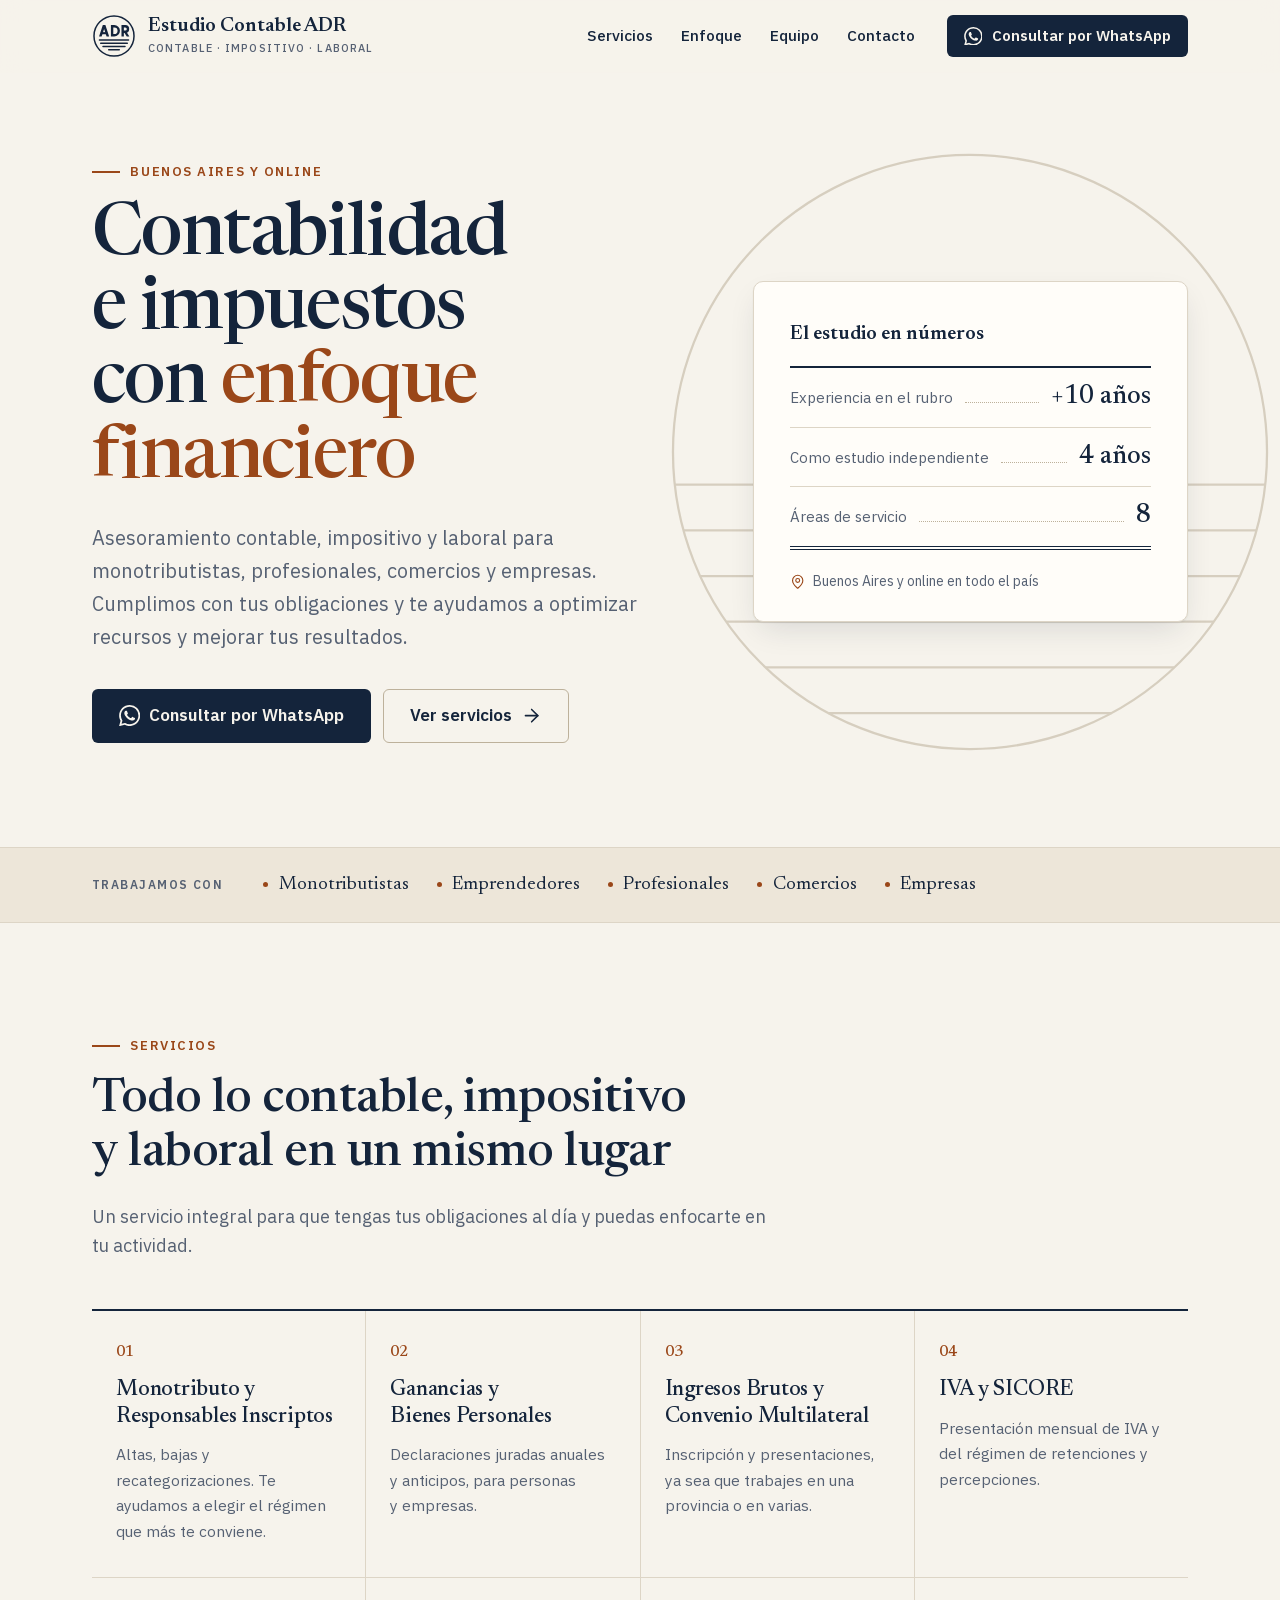
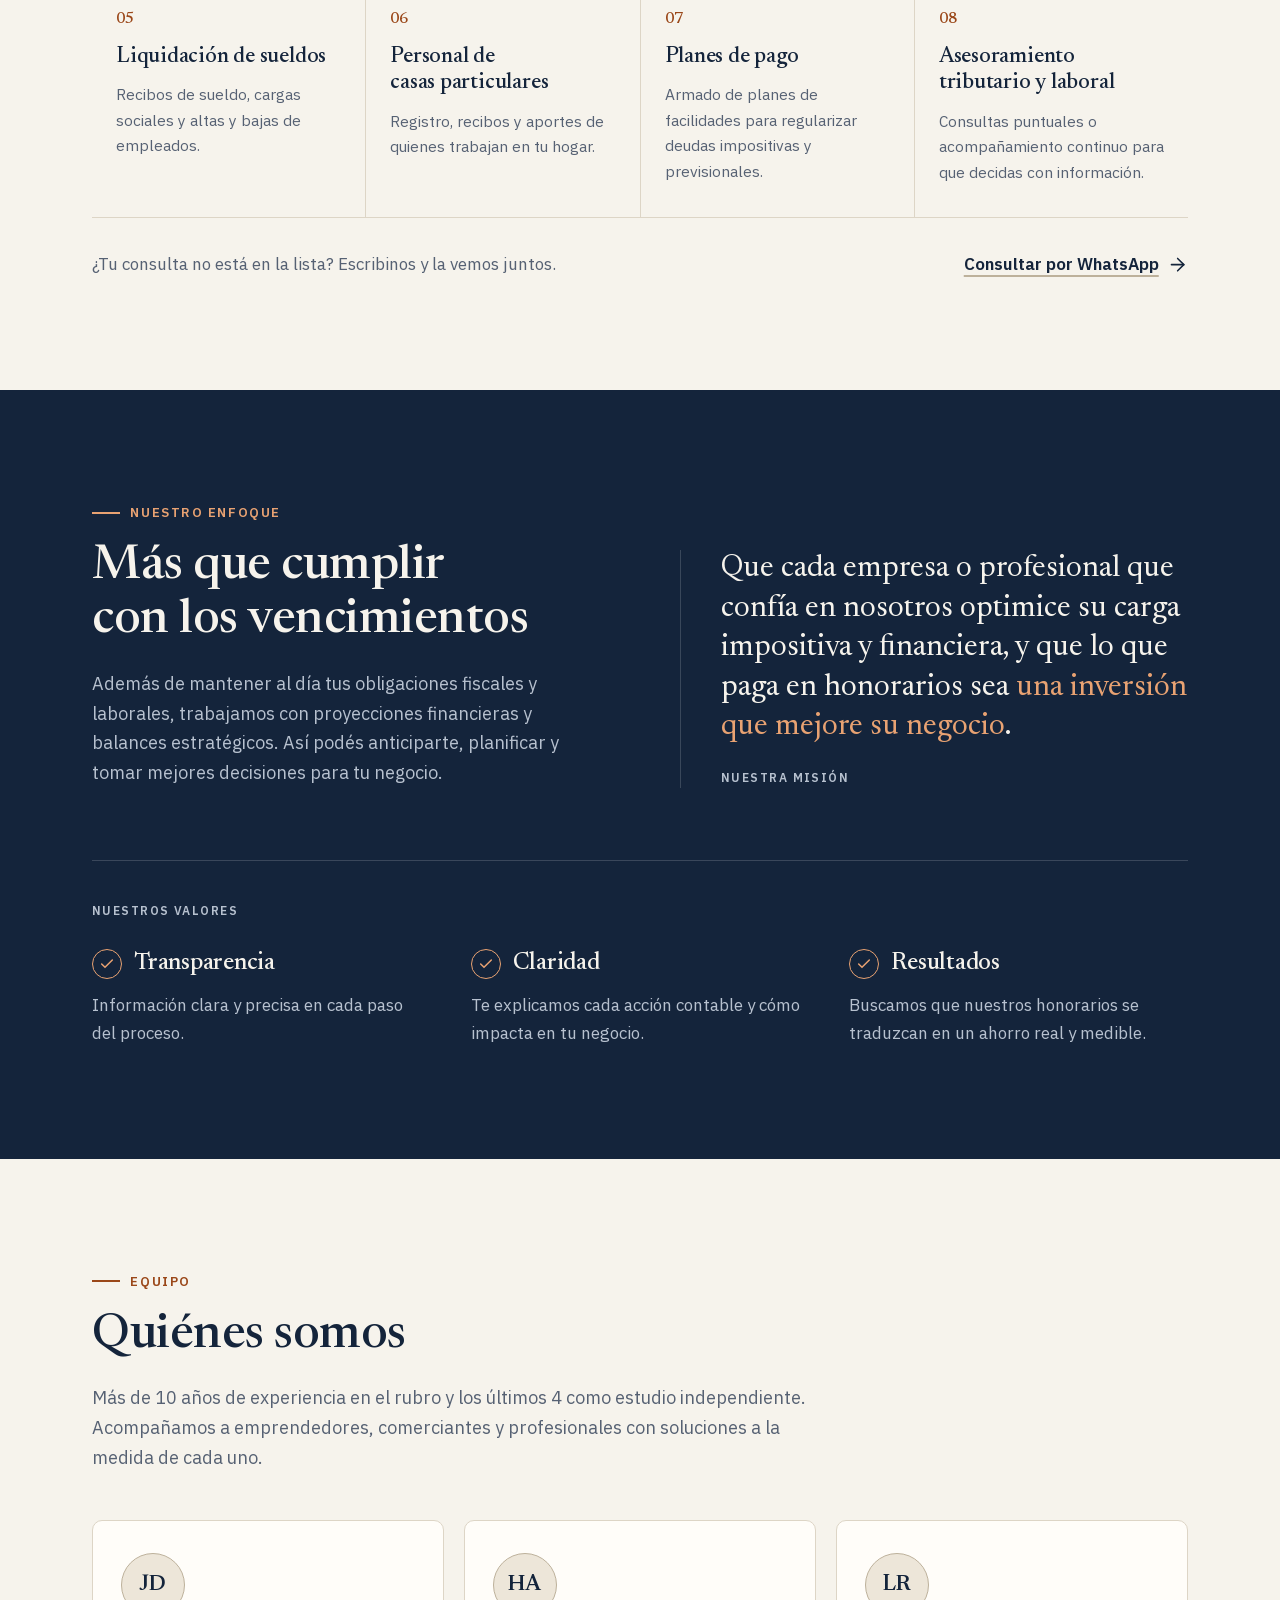
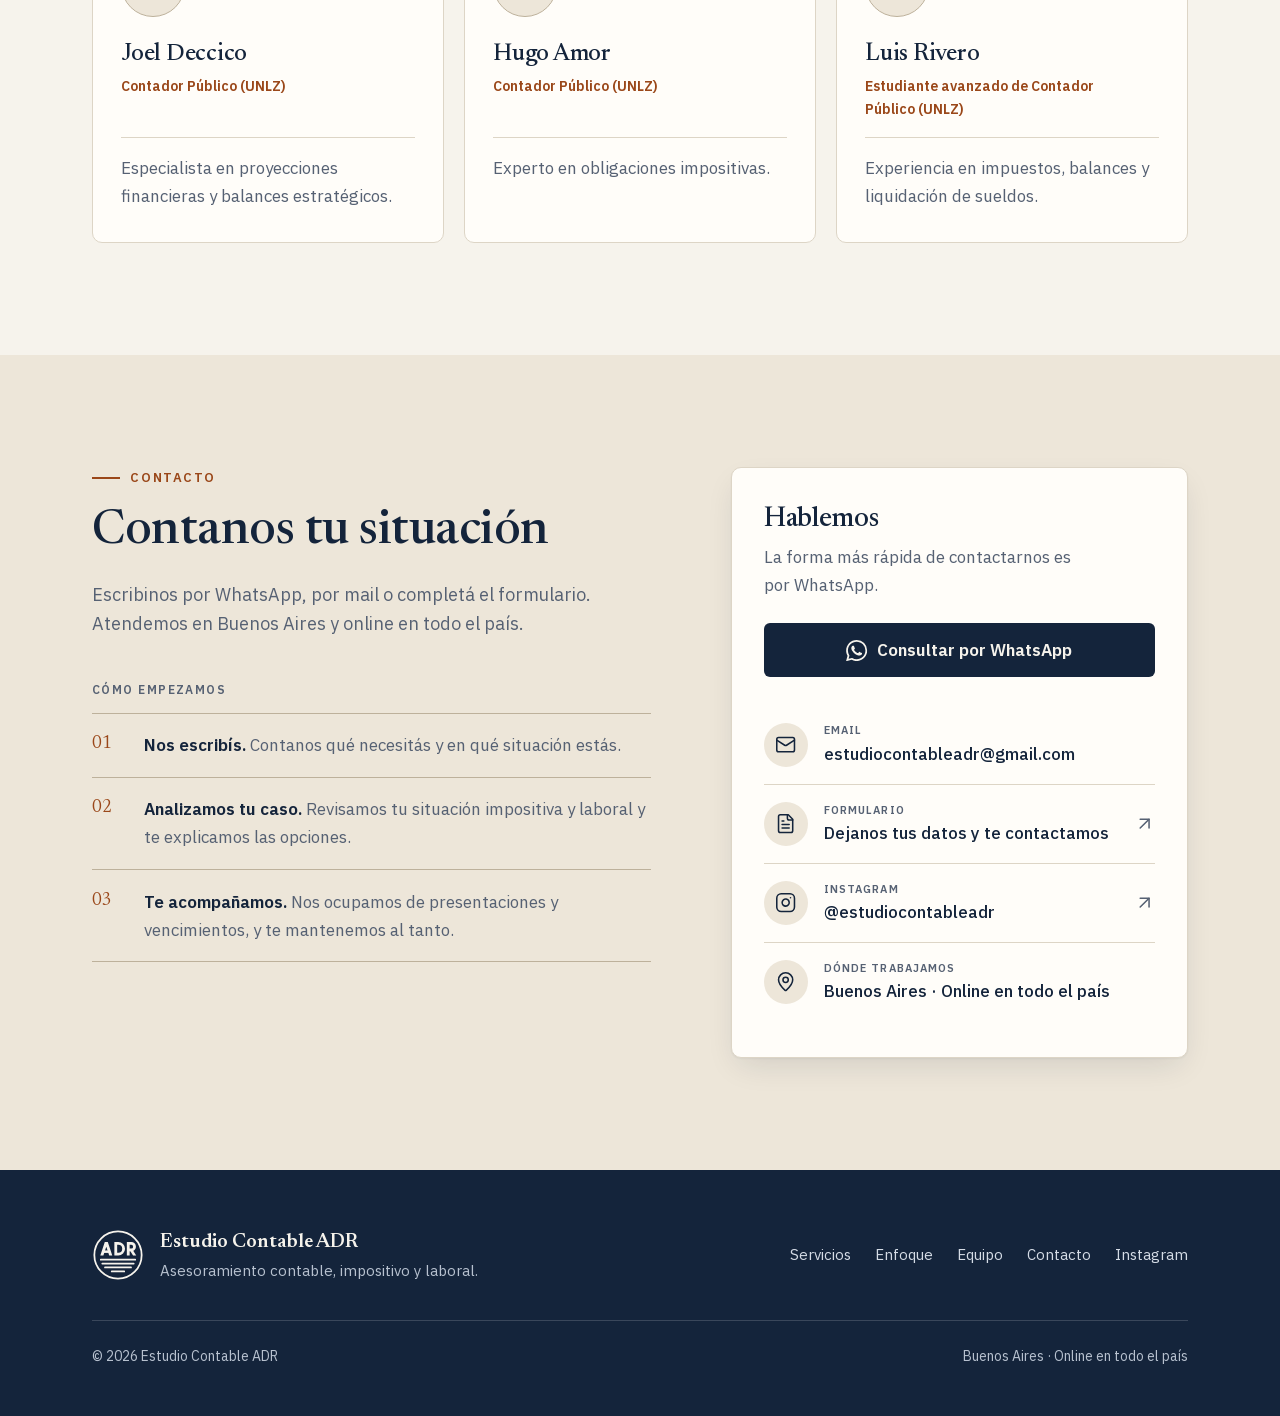
<file: index.html>
<!doctype html>
<html lang="es-AR" class="no-js">
<head>
  <meta charset="utf-8">
  <meta name="viewport" content="width=device-width, initial-scale=1">
  <script>document.documentElement.className = "js";</script>

  <title>Estudio Contable ADR | Contadores en Buenos Aires y online</title>
  <meta name="description" content="Asesoramiento contable, impositivo y laboral para monotributistas, profesionales, comercios y empresas. Buenos Aires y online en todo el país.">
  <link rel="canonical" href="https://estudiocontableadr.com.ar/">
  <meta name="theme-color" content="#14243b">

  <link rel="icon" href="assets/img/favicon.svg" type="image/svg+xml">
  <link rel="icon" href="assets/img/favicon-32.png" sizes="32x32" type="image/png">
  <link rel="apple-touch-icon" href="assets/img/apple-touch-icon.png">

  <link rel="preload" href="assets/fonts/newsreader.woff2" as="font" type="font/woff2" crossorigin>
  <link rel="preload" href="assets/fonts/plex-sans.woff2" as="font" type="font/woff2" crossorigin>
  <link rel="stylesheet" href="assets/css/styles.css">

  <!-- Vista previa al compartir el enlace (WhatsApp, redes, etc.) -->
  <meta property="og:type" content="website">
  <meta property="og:locale" content="es_AR">
  <meta property="og:site_name" content="Estudio Contable ADR">
  <meta property="og:title" content="Estudio Contable ADR">
  <meta property="og:description" content="Asesoramiento contable, impositivo y laboral con enfoque financiero. Buenos Aires y online en todo el país.">
  <meta property="og:url" content="https://estudiocontableadr.com.ar/">
  <meta property="og:image" content="https://estudiocontableadr.com.ar/assets/img/og-image.png">
  <meta property="og:image:width" content="1200">
  <meta property="og:image:height" content="630">
  <meta property="og:image:alt" content="Logo de Estudio Contable ADR y lista de servicios">
  <meta name="twitter:card" content="summary_large_image">

  <script type="application/ld+json">
  {
    "@context": "https://schema.org",
    "@type": "AccountingService",
    "@id": "https://estudiocontableadr.com.ar/#estudio",
    "name": "Estudio Contable ADR",
    "description": "Asesoramiento contable, impositivo y laboral para monotributistas, profesionales, comercios y empresas.",
    "slogan": "Optimizamos recursos y mejoramos resultados con enfoque financiero.",
    "url": "https://estudiocontableadr.com.ar/",
    "logo": "https://estudiocontableadr.com.ar/assets/img/logo-512.png",
    "image": "https://estudiocontableadr.com.ar/assets/img/og-image.png",
    "email": "estudiocontableadr@gmail.com",
    "areaServed": [
      { "@type": "AdministrativeArea", "name": "Zona sur del Gran Buenos Aires" },
      { "@type": "Country", "name": "Argentina" }
    ],
    "knowsLanguage": "es-AR",
    "knowsAbout": [
      "Monotributo", "Responsables Inscriptos", "Impuesto a las Ganancias", "Bienes Personales",
      "Ingresos Brutos", "Convenio Multilateral", "IVA", "SICORE", "Liquidación de sueldos",
      "Personal de casas particulares", "Planes de pago", "Proyecciones financieras"
    ],
    "sameAs": ["https://www.instagram.com/estudiocontableadr/"],
    "contactPoint": {
      "@type": "ContactPoint",
      "contactType": "customer service",
      "email": "estudiocontableadr@gmail.com",
      "url": "https://wa.me/message/QQUGEJXV7G3GL1",
      "availableLanguage": "es"
    }
  }
  </script>
</head>
<body>
  <!-- Íconos y logo: se reutilizan más abajo con <use> -->
  <svg xmlns="http://www.w3.org/2000/svg" style="display:none">
    <symbol id="logo" viewBox="0 0 100 100">
      <circle cx="50" cy="50" r="45.5" fill="none" stroke="currentColor" stroke-width="3.4"/>
      <g fill="currentColor">
        <path d="M16 51 24.6 25h5.8L39 51h-5.86L27.5 33.95 21.86 51Z"/>
        <path d="M21 41.2h13V46H21Z"/>
        <path fill-rule="evenodd" d="M43 25h7.5a13 13 0 0 1 0 26H43Zm5.4 5.4v15.2h2.1a7.6 7.6 0 0 0 0-15.2Z"/>
        <path fill-rule="evenodd" d="M67 25h8.5a9 9 0 0 1 0 18H72.4V51H67Zm5.4 5.4v7.2h3.1a3.6 3.6 0 0 0 0-7.2Z"/>
        <path d="M72.6 41h6l6.4 10h-6Z"/>
      </g>
      <path d="M16.9 59h66.2M19.8 66.5h60.4M25 74h50M38 81.5h24" fill="none" stroke="currentColor" stroke-width="3.4" stroke-linecap="round"/>
    </symbol>
    <symbol id="horizon" viewBox="0 0 100 100">
      <g fill="none" stroke="currentColor" stroke-width=".35">
        <circle cx="50" cy="50" r="45.5"/>
        <path d="M4.8 55h90.4M6.1 62h87.8M8.7 69h82.6M12.7 76h74.6M18.7 83h62.6M28.3 90h43.4"/>
      </g>
    </symbol>
    <symbol id="i-whatsapp" viewBox="0 0 24 24">
      <path fill="currentColor" d="M17.472 14.382c-.297-.149-1.758-.867-2.03-.967-.273-.099-.471-.148-.67.15-.197.297-.767.966-.94 1.164-.173.199-.347.223-.644.075-.297-.15-1.255-.463-2.39-1.475-.883-.788-1.48-1.761-1.653-2.059-.173-.297-.018-.458.13-.606.134-.133.298-.347.446-.52.149-.174.198-.298.298-.497.099-.198.05-.371-.025-.52-.075-.149-.669-1.612-.916-2.207-.242-.579-.487-.5-.669-.51-.173-.008-.371-.01-.57-.01-.198 0-.52.074-.792.372-.272.297-1.04 1.016-1.04 2.479 0 1.462 1.065 2.875 1.213 3.074.149.198 2.096 3.2 5.077 4.487.709.306 1.262.489 1.694.625.712.227 1.36.195 1.871.118.571-.085 1.758-.719 2.006-1.413.248-.694.248-1.289.173-1.413-.074-.124-.272-.198-.57-.347m-5.421 7.403h-.004a9.87 9.87 0 0 1-5.031-1.378l-.361-.214-3.741.982.998-3.648-.235-.374a9.86 9.86 0 0 1-1.51-5.26c.001-5.45 4.436-9.884 9.888-9.884 2.64 0 5.122 1.03 6.988 2.898a9.825 9.825 0 0 1 2.893 6.994c-.003 5.45-4.437 9.884-9.885 9.884m8.413-18.297A11.815 11.815 0 0 0 12.05 0C5.495 0 .16 5.335.157 11.892c0 2.096.547 4.142 1.588 5.945L.057 24l6.305-1.654a11.882 11.882 0 0 0 5.683 1.448h.005c6.554 0 11.89-5.335 11.893-11.893a11.821 11.821 0 0 0-3.48-8.413Z"/>
    </symbol>
    <symbol id="i-mail" viewBox="0 0 24 24">
      <rect width="20" height="16" x="2" y="4" rx="2"/><path d="m22 7-8.97 5.7a1.94 1.94 0 0 1-2.06 0L2 7"/>
    </symbol>
    <symbol id="i-form" viewBox="0 0 24 24">
      <path d="M15 2H6a2 2 0 0 0-2 2v16a2 2 0 0 0 2 2h12a2 2 0 0 0 2-2V7Z"/><path d="M14 2v4a2 2 0 0 0 2 2h4"/><path d="M10 9H8"/><path d="M16 13H8"/><path d="M16 17H8"/>
    </symbol>
    <symbol id="i-instagram" viewBox="0 0 24 24">
      <rect width="20" height="20" x="2" y="2" rx="5" ry="5"/><path d="M16 11.37A4 4 0 1 1 12.63 8 4 4 0 0 1 16 11.37z"/><path d="M17.5 6.5h.01"/>
    </symbol>
    <symbol id="i-pin" viewBox="0 0 24 24">
      <path d="M20 10c0 4.993-5.539 10.193-7.399 11.799a1 1 0 0 1-1.202 0C9.539 20.193 4 14.993 4 10a8 8 0 0 1 16 0"/><circle cx="12" cy="10" r="3"/>
    </symbol>
    <symbol id="i-arrow" viewBox="0 0 24 24">
      <path d="M5 12h14"/><path d="m12 5 7 7-7 7"/>
    </symbol>
    <symbol id="i-external" viewBox="0 0 24 24">
      <path d="M7 7h10v10"/><path d="M7 17 17 7"/>
    </symbol>
    <symbol id="i-check" viewBox="0 0 24 24">
      <path d="M20 6 9 17l-5-5"/>
    </symbol>
    <symbol id="i-menu" viewBox="0 0 24 24">
      <path d="M4 7h16M4 12h16M4 17h16"/>
    </symbol>
  </svg>

  <a class="skip-link" href="#contenido">Saltar al contenido</a>

  <header class="site-header">
    <div class="container header-inner">
      <a class="brand" href="#inicio">
        <svg class="brand-mark" aria-hidden="true"><use href="#logo"/></svg>
        <span class="brand-text">
          <span class="brand-name">Estudio Contable ADR</span>
          <span class="brand-tag">Contable · Impositivo · Laboral</span>
        </span>
      </a>

      <button class="nav-toggle" type="button" aria-expanded="false" aria-controls="site-nav">
        <svg class="icon" aria-hidden="true"><use href="#i-menu"/></svg>
        <span class="nav-toggle-label">Menú</span>
      </button>

      <nav class="site-nav" id="site-nav" aria-label="Principal">
        <ul>
          <li><a href="#servicios">Servicios</a></li>
          <li><a href="#enfoque">Enfoque</a></li>
          <li><a href="#equipo">Equipo</a></li>
          <li><a href="#contacto">Contacto</a></li>
        </ul>
        <a class="btn btn-primary btn-sm" href="https://wa.me/message/QQUGEJXV7G3GL1" target="_blank" rel="noopener">
          <svg class="icon icon-fill" aria-hidden="true"><use href="#i-whatsapp"/></svg>
          Consultar por WhatsApp
        </a>
      </nav>
    </div>
  </header>

  <main id="contenido">
    <!-- Inicio -->
    <section class="hero" id="inicio" aria-labelledby="hero-title">
      <div class="container hero-grid">
        <div class="hero-copy">
          <p class="eyebrow">Buenos Aires y online</p>
          <h1 id="hero-title">Contabilidad e impuestos con <span class="accent">enfoque financiero</span></h1>
          <p class="hero-lead">
            Asesoramiento contable, impositivo y laboral para monotributistas, profesionales, comercios y empresas.
            Cumplimos con tus obligaciones y te ayudamos a optimizar recursos y mejorar tus resultados.
          </p>
          <div class="hero-actions" data-hide-fab>
            <a class="btn btn-primary btn-lg" href="https://wa.me/message/QQUGEJXV7G3GL1" target="_blank" rel="noopener">
              <svg class="icon icon-fill" aria-hidden="true"><use href="#i-whatsapp"/></svg>
              Consultar por WhatsApp
            </a>
            <a class="btn btn-secondary btn-lg" href="#servicios">
              Ver servicios
              <svg class="icon" aria-hidden="true"><use href="#i-arrow"/></svg>
            </a>
          </div>
        </div>

        <div class="hero-visual">
          <svg class="hero-art" aria-hidden="true"><use href="#horizon"/></svg>
          <aside class="ledger" aria-labelledby="ledger-title">
            <div class="ledger-head">
              <p class="ledger-title" id="ledger-title">El estudio en números</p>
            </div>
            <dl>
              <div class="ledger-row"><dt>Experiencia en el rubro</dt><dd>+10 años</dd></div>
              <div class="ledger-row"><dt>Como estudio independiente</dt><dd>4 años</dd></div>
              <div class="ledger-row"><dt>Áreas de servicio</dt><dd>8</dd></div>
            </dl>
            <p class="ledger-foot">
              <svg class="icon" aria-hidden="true"><use href="#i-pin"/></svg>
              Buenos Aires y online en todo el país
            </p>
          </aside>
        </div>
      </div>
    </section>

    <div class="audience">
      <div class="container audience-inner">
        <p class="audience-label">Trabajamos con</p>
        <ul class="audience-list">
          <li>Monotributistas</li>
          <li>Emprendedores</li>
          <li>Profesionales</li>
          <li>Comercios</li>
          <li>Empresas</li>
        </ul>
      </div>
    </div>

    <!-- Servicios -->
    <section class="section" id="servicios" aria-labelledby="servicios-title">
      <div class="container">
        <div class="section-head">
          <p class="eyebrow">Servicios</p>
          <h2 id="servicios-title">Todo lo contable, impositivo y laboral en un mismo lugar</h2>
          <p class="section-lead">Un servicio integral para que tengas tus obligaciones al día y puedas enfocarte en tu actividad.</p>
        </div>

        <ol class="services">
          <li class="service">
            <span class="service-num">01</span>
            <h3>Monotributo y Responsables Inscriptos</h3>
            <p>Altas, bajas y recategorizaciones. Te ayudamos a elegir el régimen que más te conviene.</p>
          </li>
          <li class="service">
            <span class="service-num">02</span>
            <h3>Ganancias y Bienes Personales</h3>
            <p>Declaraciones juradas anuales y anticipos, para personas y empresas.</p>
          </li>
          <li class="service">
            <span class="service-num">03</span>
            <h3>Ingresos Brutos y Convenio Multilateral</h3>
            <p>Inscripción y presentaciones, ya sea que trabajes en una provincia o en varias.</p>
          </li>
          <li class="service">
            <span class="service-num">04</span>
            <h3>IVA y SICORE</h3>
            <p>Presentación mensual de IVA y del régimen de retenciones y percepciones.</p>
          </li>
          <li class="service">
            <span class="service-num">05</span>
            <h3>Liquidación de sueldos</h3>
            <p>Recibos de sueldo, cargas sociales y altas y bajas de empleados.</p>
          </li>
          <li class="service">
            <span class="service-num">06</span>
            <h3>Personal de casas particulares</h3>
            <p>Registro, recibos y aportes de quienes trabajan en tu hogar.</p>
          </li>
          <li class="service">
            <span class="service-num">07</span>
            <h3>Planes de pago</h3>
            <p>Armado de planes de facilidades para regularizar deudas impositivas y previsionales.</p>
          </li>
          <li class="service">
            <span class="service-num">08</span>
            <h3>Asesoramiento tributario y laboral</h3>
            <p>Consultas puntuales o acompañamiento continuo para que decidas con información.</p>
          </li>
        </ol>

        <div class="services-note">
          <p>¿Tu consulta no está en la lista? Escribinos y la vemos juntos.</p>
          <a class="text-link" href="https://wa.me/message/QQUGEJXV7G3GL1" target="_blank" rel="noopener">
            Consultar por WhatsApp
            <svg class="icon" aria-hidden="true"><use href="#i-arrow"/></svg>
          </a>
        </div>
      </div>
    </section>

    <!-- Enfoque, misión y valores -->
    <section class="section section-dark" id="enfoque" aria-labelledby="enfoque-title">
      <div class="container">
        <div class="enfoque-grid">
          <div class="enfoque-copy">
            <p class="eyebrow">Nuestro enfoque</p>
            <h2 id="enfoque-title">Más que cumplir con los vencimientos</h2>
            <p>
              Además de mantener al día tus obligaciones fiscales y laborales, trabajamos con proyecciones financieras
              y balances estratégicos. Así podés anticiparte, planificar y tomar mejores decisiones para tu negocio.
            </p>
          </div>
          <figure class="mission">
            <blockquote>
              <p>Que cada empresa o profesional que confía en nosotros optimice su carga impositiva y financiera, y que lo que paga en honorarios sea <span class="hl">una inversión que mejore su negocio</span>.</p>
            </blockquote>
            <figcaption>Nuestra misión</figcaption>
          </figure>
        </div>

        <p class="values-label">Nuestros valores</p>
        <ul class="values">
          <li>
            <h3><span class="value-mark" aria-hidden="true"><svg class="icon"><use href="#i-check"/></svg></span>Transparencia</h3>
            <p>Información clara y precisa en cada paso del proceso.</p>
          </li>
          <li>
            <h3><span class="value-mark" aria-hidden="true"><svg class="icon"><use href="#i-check"/></svg></span>Claridad</h3>
            <p>Te explicamos cada acción contable y cómo impacta en tu negocio.</p>
          </li>
          <li>
            <h3><span class="value-mark" aria-hidden="true"><svg class="icon"><use href="#i-check"/></svg></span>Resultados</h3>
            <p>Buscamos que nuestros honorarios se traduzcan en un ahorro real y medible.</p>
          </li>
        </ul>
      </div>
    </section>

    <!-- Equipo -->
    <section class="section" id="equipo" aria-labelledby="equipo-title">
      <div class="container">
        <div class="section-head">
          <p class="eyebrow">Equipo</p>
          <h2 id="equipo-title">Quiénes somos</h2>
          <p class="section-lead">
            Más de 10 años de experiencia en el rubro y los últimos 4 como estudio independiente.
            Acompañamos a emprendedores, comerciantes y profesionales con soluciones a la medida de cada uno.
          </p>
        </div>

        <ul class="team">
          <li class="person">
            <span class="monogram" aria-hidden="true">JD</span>
            <h3>Joel Deccico</h3>
            <p class="person-role">Contador Público (UNLZ)</p>
            <p class="person-bio">Especialista en proyecciones financieras y balances estratégicos.</p>
          </li>
          <li class="person">
            <span class="monogram" aria-hidden="true">HA</span>
            <h3>Hugo Amor</h3>
            <p class="person-role">Contador Público (UNLZ)</p>
            <p class="person-bio">Experto en obligaciones impositivas.</p>
          </li>
          <li class="person">
            <span class="monogram" aria-hidden="true">LR</span>
            <h3>Luis Rivero</h3>
            <p class="person-role">Estudiante avanzado de Contador Público (UNLZ)</p>
            <p class="person-bio">Experiencia en impuestos, balances y liquidación de sueldos.</p>
          </li>
        </ul>
      </div>
    </section>

    <!-- Contacto -->
    <section class="section section-alt" id="contacto" aria-labelledby="contacto-title" data-hide-fab>
      <div class="container contact-grid">
        <div class="contact-copy">
          <p class="eyebrow">Contacto</p>
          <h2 id="contacto-title">Contanos tu situación</h2>
          <p class="section-lead">
            Escribinos por WhatsApp, por mail o completá el formulario.
            Atendemos en Buenos Aires y online en todo el país.
          </p>

          <h3 class="steps-title">Cómo empezamos</h3>
          <ol class="steps">
            <li><p><strong>Nos escribís.</strong> Contanos qué necesitás y en qué situación estás.</p></li>
            <li><p><strong>Analizamos tu caso.</strong> Revisamos tu situación impositiva y laboral y te explicamos las opciones.</p></li>
            <li><p><strong>Te acompañamos.</strong> Nos ocupamos de presentaciones y vencimientos, y te mantenemos al tanto.</p></li>
          </ol>
        </div>

        <div class="contact-card">
          <h3>Hablemos</h3>
          <p>La forma más rápida de contactarnos es por WhatsApp.</p>
          <a class="btn btn-primary btn-lg btn-block" href="https://wa.me/message/QQUGEJXV7G3GL1" target="_blank" rel="noopener">
            <svg class="icon icon-fill" aria-hidden="true"><use href="#i-whatsapp"/></svg>
            Consultar por WhatsApp
          </a>
          <ul class="contact-list">
            <li>
              <a class="contact-item" href="mailto:estudiocontableadr@gmail.com">
                <span class="contact-icon" aria-hidden="true"><svg class="icon"><use href="#i-mail"/></svg></span>
                <span><span class="contact-label">Email</span><span class="contact-value">estudiocontableadr@gmail.com</span></span>
              </a>
            </li>
            <li>
              <a class="contact-item" href="https://docs.google.com/forms/d/e/1FAIpQLSdKq2S0d7ADf2-UgpRKqKC4m7W-3a2erWjjHRKB56jhGeQkDA/viewform" target="_blank" rel="noopener">
                <span class="contact-icon" aria-hidden="true"><svg class="icon"><use href="#i-form"/></svg></span>
                <span><span class="contact-label">Formulario</span><span class="contact-value">Dejanos tus datos y te contactamos</span></span>
                <svg class="icon contact-arrow" aria-hidden="true"><use href="#i-external"/></svg>
              </a>
            </li>
            <li>
              <a class="contact-item" href="https://www.instagram.com/estudiocontableadr/" target="_blank" rel="noopener">
                <span class="contact-icon" aria-hidden="true"><svg class="icon"><use href="#i-instagram"/></svg></span>
                <span><span class="contact-label">Instagram</span><span class="contact-value">@estudiocontableadr</span></span>
                <svg class="icon contact-arrow" aria-hidden="true"><use href="#i-external"/></svg>
              </a>
            </li>
            <li>
              <div class="contact-item">
                <span class="contact-icon" aria-hidden="true"><svg class="icon"><use href="#i-pin"/></svg></span>
                <span><span class="contact-label">Dónde trabajamos</span><span class="contact-value">Buenos Aires · Online en todo el país</span></span>
              </div>
            </li>
          </ul>
        </div>
      </div>
    </section>
  </main>

  <footer class="site-footer" data-hide-fab>
    <div class="container footer-inner">
      <div class="footer-brand">
        <svg aria-hidden="true"><use href="#logo"/></svg>
        <div>
          <p class="footer-name">Estudio Contable ADR</p>
          <p>Asesoramiento contable, impositivo y laboral.</p>
        </div>
      </div>
      <nav class="footer-nav" aria-label="Pie de página">
        <ul>
          <li><a href="#servicios">Servicios</a></li>
          <li><a href="#enfoque">Enfoque</a></li>
          <li><a href="#equipo">Equipo</a></li>
          <li><a href="#contacto">Contacto</a></li>
          <li><a href="https://www.instagram.com/estudiocontableadr/" target="_blank" rel="noopener">Instagram</a></li>
        </ul>
      </nav>
      <div class="footer-bottom">
        <p>© <span data-year>2026</span> Estudio Contable ADR</p>
        <p>Buenos Aires · Online en todo el país</p>
      </div>
    </div>
  </footer>

  <a class="wa-float" href="https://wa.me/message/QQUGEJXV7G3GL1" target="_blank" rel="noopener" aria-label="Consultar por WhatsApp">
    <svg class="icon icon-fill" aria-hidden="true"><use href="#i-whatsapp"/></svg>
  </a>

  <script src="assets/js/main.js" defer></script>
</body>
</html>
</file>
<file: assets/css/styles.css>
/* ==========================================================================
   Estudio Contable ADR
   ========================================================================== */

@font-face {
  font-family: "Newsreader";
  src: url("../fonts/newsreader.woff2") format("woff2");
  font-weight: 400 600;
  font-style: normal;
  font-display: swap;
}

@font-face {
  font-family: "IBM Plex Sans";
  src: url("../fonts/plex-sans.woff2") format("woff2");
  font-weight: 400 600;
  font-style: normal;
  font-display: swap;
}

:root {
  --ink: #14243b;
  --ink-soft: #24395a;
  --text: #1f2a38;
  --muted: #566173;
  --paper: #f6f3ec;
  --paper-2: #ede6d9;
  --surface: #fffdf9;
  --line: #ddd5c6;
  --line-strong: #bdb19b;
  --accent: #9a4719;
  --accent-soft: #e8a272;

  --on-dark: #d5dce6;
  --on-dark-muted: #b7c1cf;
  --on-dark-line: rgb(255 255 255 / 0.16);

  --font-serif: "Newsreader", "Iowan Old Style", Georgia, serif;
  --font-sans: "IBM Plex Sans", system-ui, -apple-system, "Segoe UI", Roboto, sans-serif;

  --radius: 10px;
  --radius-sm: 6px;
  --shadow: 0 1px 2px rgb(20 36 59 / 0.05), 0 12px 32px -8px rgb(20 36 59 / 0.14);
  --container: 1160px;
  --header-h: 72px;
}

/* Base ------------------------------------------------------------------ */

*,
*::before,
*::after {
  box-sizing: border-box;
}

html {
  -webkit-text-size-adjust: 100%;
  text-size-adjust: 100%;
  scroll-padding-top: calc(var(--header-h) + 12px);
}

@media (prefers-reduced-motion: no-preference) {
  html {
    scroll-behavior: smooth;
  }
}

body {
  margin: 0;
  background: var(--paper);
  color: var(--text);
  font-family: var(--font-sans);
  font-size: 1.0625rem;
  line-height: 1.65;
  -webkit-font-smoothing: antialiased;
  -moz-osx-font-smoothing: grayscale;
}

h1,
h2,
h3 {
  margin: 0;
  font-family: var(--font-serif);
  font-weight: 500;
  line-height: 1.12;
  letter-spacing: -0.01em;
  color: var(--ink);
  text-wrap: balance;
}

h2 {
  font-size: clamp(2rem, 1.45rem + 2.3vw, 3rem);
}

p {
  margin: 0;
  text-wrap: pretty;
}

ul,
ol {
  margin: 0;
  padding: 0;
  list-style: none;
}

a {
  color: inherit;
}

svg {
  display: block;
}

:focus-visible {
  outline: 3px solid var(--accent);
  outline-offset: 3px;
  border-radius: 4px;
}

.container {
  width: 100%;
  max-width: var(--container);
  margin-inline: auto;
  padding-inline: 20px;
}

@media (min-width: 768px) {
  .container {
    padding-inline: 32px;
  }
}

.icon {
  width: 1.25em;
  height: 1.25em;
  flex: none;
  fill: none;
  stroke: currentColor;
  stroke-width: 1.75;
  stroke-linecap: round;
  stroke-linejoin: round;
}

.icon-fill {
  stroke: none;
}

.skip-link {
  position: absolute;
  top: -100px;
  left: 16px;
  z-index: 100;
  padding: 0.75rem 1rem;
  background: var(--ink);
  color: var(--paper);
  border-radius: var(--radius-sm);
  font-weight: 600;
  text-decoration: none;
}

.skip-link:focus {
  top: 12px;
}

.eyebrow {
  display: flex;
  align-items: center;
  gap: 0.65rem;
  margin-bottom: 1.1rem;
  font-size: 0.8125rem;
  font-weight: 600;
  letter-spacing: 0.12em;
  text-transform: uppercase;
  color: var(--accent);
}

.eyebrow::before {
  content: "";
  width: 28px;
  height: 2px;
  background: currentColor;
  flex: none;
}

/* Buttons --------------------------------------------------------------- */

.btn {
  display: inline-flex;
  align-items: center;
  justify-content: center;
  gap: 0.6rem;
  min-height: 48px;
  padding: 0.75rem 1.35rem;
  border: 1.5px solid transparent;
  border-radius: var(--radius-sm);
  font-family: inherit;
  font-size: 1rem;
  font-weight: 600;
  line-height: 1.2;
  text-decoration: none;
  cursor: pointer;
  transition: background-color 0.2s, border-color 0.2s, color 0.2s;
}

.btn-primary {
  background: var(--ink);
  color: var(--paper);
}

.btn-primary:hover {
  background: var(--ink-soft);
}

.btn-secondary {
  background: transparent;
  border-color: var(--line-strong);
  color: var(--ink);
}

.btn-secondary:hover {
  border-color: var(--ink);
}

.btn-sm {
  min-height: 42px;
  padding: 0.5rem 1rem;
  font-size: 0.9375rem;
}

.btn-lg {
  min-height: 54px;
  padding: 0.85rem 1.6rem;
  font-size: 1.0625rem;
}

.btn-block {
  width: 100%;
}

@media (max-width: 359px) {
  .btn-lg {
    padding-inline: 1rem;
    font-size: 1rem;
  }
}

.text-link {
  display: inline-flex;
  align-items: center;
  gap: 0.5rem;
  font-weight: 600;
  color: var(--ink);
  text-decoration: underline;
  text-decoration-color: var(--line-strong);
  text-underline-offset: 0.3em;
  text-decoration-thickness: 1.5px;
  transition: color 0.2s, text-decoration-color 0.2s;
}

.text-link:hover {
  color: var(--accent);
  text-decoration-color: currentColor;
}

/* Header ---------------------------------------------------------------- */

.site-header {
  position: sticky;
  top: 0;
  z-index: 50;
  background: rgb(246 243 236 / 0.94);
  border-bottom: 1px solid transparent;
  transition: border-color 0.2s;
}

@supports (backdrop-filter: blur(1px)) {
  .site-header {
    background: rgb(246 243 236 / 0.85);
    backdrop-filter: saturate(1.4) blur(12px);
  }
}

.site-header.is-scrolled,
.site-header:has(.site-nav.is-open) {
  border-bottom-color: var(--line);
}

.header-inner {
  display: flex;
  align-items: center;
  justify-content: space-between;
  gap: 1rem;
  min-height: var(--header-h);
}

.brand {
  display: flex;
  align-items: center;
  gap: 0.75rem;
  color: var(--ink);
  text-decoration: none;
}

.brand-mark {
  width: 44px;
  height: 44px;
  flex: none;
}

.brand-name {
  display: block;
  font-family: var(--font-serif);
  font-size: 1.25rem;
  font-weight: 600;
  line-height: 1.1;
}

.brand-tag {
  display: block;
  margin-top: 0.15rem;
  font-size: 0.6875rem;
  font-weight: 500;
  letter-spacing: 0.1em;
  text-transform: uppercase;
  color: var(--muted);
}

@media (max-width: 479px) {
  .brand {
    gap: 0.6rem;
  }

  .brand-mark {
    width: 40px;
    height: 40px;
  }

  .brand-name {
    font-size: 1.125rem;
    white-space: nowrap;
  }

  .brand-tag {
    display: none;
  }
}

.nav-toggle {
  display: none;
  align-items: center;
  gap: 0.5rem;
  min-height: 44px;
  padding: 0.5rem 0.9rem;
  border: 1.5px solid var(--line-strong);
  border-radius: var(--radius-sm);
  background: transparent;
  color: var(--ink);
  font: inherit;
  font-size: 0.9375rem;
  font-weight: 600;
  cursor: pointer;
}

.js .nav-toggle {
  display: inline-flex;
}

@media (max-width: 359px) {
  .nav-toggle {
    padding-inline: 0.6rem;
  }

  .nav-toggle-label {
    position: absolute;
    width: 1px;
    height: 1px;
    overflow: hidden;
    clip-path: inset(50%);
    white-space: nowrap;
  }
}

.site-nav {
  display: none;
}

.site-nav.is-open {
  display: block;
  position: absolute;
  top: 100%;
  left: 0;
  right: 0;
  padding: 0.25rem 20px 1.5rem;
  background: var(--paper);
  border-bottom: 1px solid var(--line);
  box-shadow: 0 16px 24px -16px rgb(20 36 59 / 0.25);
}

.site-nav a:not(.btn) {
  display: block;
  padding: 0.9rem 0;
  border-bottom: 1px solid var(--line);
  color: var(--ink);
  font-weight: 500;
  text-decoration: none;
}

.site-nav .btn {
  width: 100%;
  margin-top: 1.25rem;
}

@media (min-width: 920px) {
  .js .nav-toggle {
    display: none;
  }

  .site-nav,
  .site-nav.is-open {
    display: flex;
    align-items: center;
    gap: 2rem;
    position: static;
    padding: 0;
    background: none;
    border: 0;
    box-shadow: none;
  }

  .site-nav ul {
    display: flex;
    gap: 1.75rem;
  }

  .site-nav a:not(.btn) {
    padding: 0.25rem 0;
    border: 0;
    font-size: 0.9688rem;
    transition: color 0.2s;
  }

  .site-nav a:not(.btn):hover {
    color: var(--accent);
  }

  .site-nav .btn {
    width: auto;
    margin: 0;
  }
}

/* Hero ------------------------------------------------------------------ */

.hero {
  position: relative;
  padding: 3rem 0 3.5rem;
  overflow: hidden;
}

.hero-grid {
  display: grid;
  gap: 3rem;
  align-items: center;
}

@media (min-width: 960px) {
  .hero {
    padding: 5.5rem 0 6.5rem;
  }

  .hero-grid {
    grid-template-columns: minmax(0, 1.15fr) minmax(0, 0.85fr);
    gap: 4.5rem;
  }
}

.hero h1 {
  font-size: clamp(2.6rem, 1.5rem + 4.6vw, 4.5rem);
  line-height: 1.03;
  letter-spacing: -0.022em;
  max-width: 13ch;
}

.hero h1 .accent {
  color: var(--accent);
}

.hero-lead {
  max-width: 36rem;
  margin-top: 1.5rem;
  font-size: clamp(1.0625rem, 1rem + 0.35vw, 1.25rem);
  color: var(--muted);
}

.hero-actions {
  display: flex;
  flex-wrap: wrap;
  gap: 0.75rem;
  margin-top: 2.25rem;
}

@media (max-width: 479px) {
  .hero-actions .btn {
    width: 100%;
  }
}

.hero-visual {
  position: relative;
}

.hero-art {
  position: absolute;
  top: 50%;
  left: 50%;
  width: 150%;
  max-width: 720px;
  aspect-ratio: 1;
  height: auto;
  transform: translate(-50%, -50%);
  color: var(--line-strong);
  opacity: 0.55;
  pointer-events: none;
}

/* Ledger card */

.ledger {
  position: relative;
  padding: 1.5rem 1.25rem 1.25rem;
  background: var(--surface);
  border: 1px solid var(--line);
  border-radius: var(--radius);
  box-shadow: var(--shadow);
}

@media (min-width: 480px) {
  .ledger {
    padding: 1.75rem 1.75rem 1.5rem;
  }
}

@media (min-width: 960px) {
  .ledger {
    padding: 2.25rem 2.25rem 1.75rem;
  }
}

.ledger-head {
  display: flex;
  align-items: baseline;
  justify-content: space-between;
  gap: 1rem;
  padding-bottom: 0.9rem;
  border-bottom: 2px solid var(--ink);
}

.ledger-title {
  font-family: var(--font-serif);
  font-size: 1.25rem;
  font-weight: 600;
  color: var(--ink);
}

.ledger dl {
  margin: 0;
}

.ledger-row {
  display: flex;
  align-items: baseline;
  gap: 0.75rem;
  padding: 1rem 0;
  border-bottom: 1px solid var(--line);
}

.ledger-row:last-child {
  border-bottom: 4px double var(--ink);
}

.ledger-row dt {
  display: flex;
  align-items: baseline;
  flex: 1;
  gap: 0.75rem;
  min-width: 0;
  font-size: 0.9375rem;
  color: var(--muted);
}

.ledger-row dt::after {
  content: "";
  flex: 1;
  min-width: 1rem;
  border-bottom: 1.5px dotted var(--line-strong);
}

.ledger-row dd {
  margin: 0;
  font-family: var(--font-serif);
  font-size: clamp(1.375rem, 1.2rem + 0.8vw, 1.625rem);
  font-weight: 500;
  line-height: 1;
  color: var(--ink);
  font-variant-numeric: lining-nums tabular-nums;
  white-space: nowrap;
}

.ledger-foot {
  display: flex;
  align-items: center;
  gap: 0.5rem;
  margin-top: 1.25rem;
  font-size: 0.875rem;
  color: var(--muted);
}

.ledger-foot .icon {
  width: 1.1em;
  height: 1.1em;
  color: var(--accent);
}

/* Audience strip -------------------------------------------------------- */

.audience {
  border-block: 1px solid var(--line);
  background: var(--paper-2);
}

.audience-inner {
  display: flex;
  flex-wrap: wrap;
  align-items: center;
  gap: 0.75rem 2.5rem;
  padding-block: 1.35rem;
}

.audience-label {
  font-size: 0.75rem;
  font-weight: 600;
  letter-spacing: 0.12em;
  text-transform: uppercase;
  color: var(--muted);
}

.audience-list {
  display: flex;
  flex-wrap: wrap;
  gap: 0.35rem 1.75rem;
}

.audience-list li {
  display: flex;
  align-items: center;
  gap: 0.65rem;
  font-family: var(--font-serif);
  font-size: 1.1875rem;
  color: var(--ink);
}

.audience-list li::before {
  content: "";
  width: 5px;
  height: 5px;
  border-radius: 50%;
  background: var(--accent);
}

/* Sections -------------------------------------------------------------- */

.section {
  padding: 4.5rem 0;
}

@media (min-width: 960px) {
  .section {
    padding: 7rem 0;
  }
}

.section-head {
  max-width: 46rem;
  margin-bottom: 3rem;
}

.section-lead {
  margin-top: 1.25rem;
  font-size: 1.125rem;
  color: var(--muted);
}

/* Services -------------------------------------------------------------- */

.services {
  display: grid;
  gap: 1px;
  background: var(--line);
  border-top: 2px solid var(--ink);
  border-bottom: 1px solid var(--line);
}

@media (min-width: 640px) {
  .services {
    grid-template-columns: repeat(2, 1fr);
  }
}

@media (min-width: 1024px) {
  .services {
    grid-template-columns: repeat(4, 1fr);
  }
}

.service {
  display: flex;
  flex-direction: column;
  gap: 0.75rem;
  padding: 1.75rem 1.5rem 2rem;
  background: var(--paper);
  transition: background-color 0.2s;
}

@media (max-width: 639px) {
  .service {
    padding-inline: 0.25rem;
  }
}

.service:hover {
  background: var(--surface);
}

.service-num {
  font-family: var(--font-serif);
  font-size: 1rem;
  font-weight: 500;
  color: var(--accent);
  font-variant-numeric: lining-nums tabular-nums;
}

.service h3 {
  font-size: 1.375rem;
  line-height: 1.2;
}

.service p {
  font-size: 0.9688rem;
  color: var(--muted);
}

.services-note {
  display: flex;
  flex-wrap: wrap;
  align-items: center;
  justify-content: space-between;
  gap: 1rem 2rem;
  margin-top: 2rem;
  color: var(--muted);
}

/* Enfoque (dark) -------------------------------------------------------- */

.section-dark {
  position: relative;
  overflow: hidden;
  background: var(--ink);
  color: var(--on-dark);
}

.section-dark > .container {
  position: relative;
}

.section-dark h2,
.section-dark h3 {
  color: var(--paper);
}

.section-dark .eyebrow {
  color: var(--accent-soft);
}

.enfoque-grid {
  display: grid;
  gap: 3rem;
}

@media (min-width: 960px) {
  .enfoque-grid {
    grid-template-columns: 1fr 1fr;
    gap: 5rem;
    align-items: end;
  }
}

.enfoque-copy > p:last-child {
  margin-top: 1.25rem;
  font-size: 1.125rem;
  color: var(--on-dark-muted);
}

.mission {
  margin: 0;
  padding-top: 2rem;
  border-top: 1px solid var(--on-dark-line);
}

@media (min-width: 960px) {
  .mission {
    padding: 0 0 0 2.5rem;
    border-top: 0;
    border-left: 1px solid var(--on-dark-line);
  }
}

.mission blockquote {
  margin: 0;
  font-family: var(--font-serif);
  font-size: clamp(1.4rem, 1.15rem + 1vw, 1.875rem);
  line-height: 1.32;
  color: var(--paper);
}

.mission .hl {
  color: var(--accent-soft);
}

.mission figcaption {
  margin-top: 1.25rem;
  font-size: 0.75rem;
  font-weight: 600;
  letter-spacing: 0.12em;
  text-transform: uppercase;
  color: var(--on-dark-muted);
}

.values-label {
  margin-top: 4.5rem;
  padding-top: 2.5rem;
  border-top: 1px solid var(--on-dark-line);
  font-size: 0.75rem;
  font-weight: 600;
  letter-spacing: 0.12em;
  text-transform: uppercase;
  color: var(--on-dark-muted);
}

.values {
  display: grid;
  gap: 2rem;
  margin-top: 1.75rem;
}

@media (min-width: 768px) {
  .values {
    grid-template-columns: repeat(3, 1fr);
    gap: 2.5rem;
  }
}

.values h3 {
  display: flex;
  align-items: center;
  gap: 0.75rem;
  font-size: 1.5rem;
}

.value-mark {
  display: grid;
  place-items: center;
  width: 30px;
  height: 30px;
  border: 1.5px solid var(--accent-soft);
  border-radius: 50%;
  color: var(--accent-soft);
  flex: none;
}

.value-mark .icon {
  width: 16px;
  height: 16px;
  stroke-width: 2.25;
}

.values p {
  margin-top: 0.75rem;
  color: var(--on-dark-muted);
}

/* Team ------------------------------------------------------------------ */

.team {
  display: grid;
  gap: 1.25rem;
}

@media (min-width: 768px) {
  .team {
    grid-template-columns: repeat(3, 1fr);
  }

  @supports (grid-template-rows: subgrid) {
    .team {
      grid-template-rows: repeat(4, auto);
      row-gap: 0;
    }

    .person {
      display: grid;
      grid-row: span 4;
      grid-template-rows: subgrid;
      align-content: start;
    }
  }
}

.person {
  padding: 2rem 1.75rem;
  background: var(--surface);
  border: 1px solid var(--line);
  border-radius: var(--radius);
}

.monogram {
  display: grid;
  place-items: center;
  width: 64px;
  height: 64px;
  margin-bottom: 1.5rem;
  border: 1px solid var(--line-strong);
  border-radius: 50%;
  background: var(--paper-2);
  font-family: var(--font-serif);
  font-size: 1.375rem;
  font-weight: 600;
  letter-spacing: 0.02em;
  color: var(--ink);
}

.person h3 {
  font-size: 1.5rem;
}

.person-role {
  margin-top: 0.4rem;
  font-size: 0.875rem;
  font-weight: 600;
  color: var(--accent);
}

.person-bio {
  margin-top: 1rem;
  padding-top: 1rem;
  border-top: 1px solid var(--line);
  color: var(--muted);
}

/* Contact --------------------------------------------------------------- */

.section-alt {
  background: var(--paper-2);
}

.contact-grid {
  display: grid;
  gap: 3rem;
}

@media (min-width: 960px) {
  .contact-grid {
    grid-template-columns: minmax(0, 1.1fr) minmax(0, 0.9fr);
    gap: 5rem;
    align-items: start;
  }
}

.steps-title {
  margin-top: 2.75rem;
  font-family: var(--font-sans);
  font-size: 0.75rem;
  font-weight: 600;
  letter-spacing: 0.12em;
  text-transform: uppercase;
  color: var(--muted);
}

.steps {
  margin-top: 1rem;
  counter-reset: step;
}

.steps li {
  display: grid;
  grid-template-columns: 2.5rem 1fr;
  gap: 0.75rem;
  padding: 1.1rem 0;
  border-top: 1px solid var(--line-strong);
  counter-increment: step;
}

.steps li:last-child {
  border-bottom: 1px solid var(--line-strong);
}

.steps li::before {
  content: counter(step, decimal-leading-zero);
  font-family: var(--font-serif);
  font-size: 1.125rem;
  line-height: 1.5;
  color: var(--accent);
  font-variant-numeric: lining-nums tabular-nums;
}

.steps p {
  color: var(--muted);
}

.steps strong {
  color: var(--ink);
  font-weight: 600;
}

.contact-card {
  padding: 2rem 1.5rem;
  background: var(--surface);
  border: 1px solid var(--line);
  border-radius: var(--radius);
  box-shadow: var(--shadow);
}

@media (min-width: 480px) {
  .contact-card {
    padding: 2.25rem 2rem;
  }
}

.contact-card h3 {
  font-size: 1.75rem;
}

.contact-card > p {
  margin-top: 0.5rem;
  color: var(--muted);
}

.contact-card .btn {
  margin-top: 1.5rem;
}

.contact-list {
  margin-top: 1.75rem;
}

.contact-list li + li {
  border-top: 1px solid var(--line);
}

.contact-item {
  display: flex;
  align-items: center;
  gap: 1rem;
  padding: 1rem 0;
  color: var(--text);
  text-decoration: none;
}

.contact-icon {
  display: grid;
  place-items: center;
  width: 44px;
  height: 44px;
  flex: none;
  border-radius: 50%;
  background: var(--paper-2);
  color: var(--ink);
}

.contact-label {
  display: block;
  font-size: 0.6875rem;
  font-weight: 600;
  letter-spacing: 0.1em;
  text-transform: uppercase;
  color: var(--muted);
}

.contact-value {
  display: block;
  font-weight: 500;
  color: var(--ink);
  overflow-wrap: anywhere;
  transition: color 0.2s;
}

.contact-arrow {
  margin-left: auto;
  color: var(--muted);
}

a.contact-item:hover .contact-value {
  color: var(--accent);
}

/* Footer ---------------------------------------------------------------- */

.site-footer {
  padding: 3.5rem 0 6.5rem;
  background: var(--ink);
  color: var(--on-dark-muted);
  font-size: 0.9375rem;
}

@media (min-width: 768px) {
  .site-footer {
    padding-bottom: 3rem;
  }
}

.footer-inner {
  display: grid;
  gap: 2.25rem;
}

@media (min-width: 768px) {
  .footer-inner {
    grid-template-columns: 1fr auto;
    align-items: center;
  }
}

.footer-brand {
  display: flex;
  align-items: center;
  gap: 1rem;
}

.footer-brand svg {
  width: 52px;
  height: 52px;
  flex: none;
  color: var(--paper);
}

.footer-name {
  font-family: var(--font-serif);
  font-size: 1.25rem;
  font-weight: 600;
  color: var(--paper);
}

.footer-nav ul {
  display: flex;
  flex-wrap: wrap;
  gap: 0.5rem 1.5rem;
}

.footer-nav a {
  color: var(--on-dark);
  text-decoration: none;
}

.footer-nav a:hover {
  color: var(--paper);
  text-decoration: underline;
  text-underline-offset: 0.25em;
}

.footer-bottom {
  display: flex;
  flex-wrap: wrap;
  justify-content: space-between;
  gap: 0.5rem 2rem;
  padding-top: 1.5rem;
  border-top: 1px solid var(--on-dark-line);
  font-size: 0.875rem;
}

@media (min-width: 768px) {
  .footer-bottom {
    grid-column: 1 / -1;
  }
}

/* Floating WhatsApp ----------------------------------------------------- */

.wa-float {
  position: fixed;
  right: 16px;
  bottom: 16px;
  z-index: 40;
  display: grid;
  place-items: center;
  width: 56px;
  height: 56px;
  border-radius: 50%;
  background: var(--ink);
  color: var(--paper);
  box-shadow: 0 0 0 2px rgb(246 243 236 / 0.9), 0 10px 24px -6px rgb(20 36 59 / 0.45);
  transition: opacity 0.25s, transform 0.25s, background-color 0.2s;
}

.wa-float:hover {
  background: var(--ink-soft);
}

.wa-float .icon {
  width: 26px;
  height: 26px;
}

.js .wa-float {
  opacity: 0;
  transform: translateY(12px);
  pointer-events: none;
}

.js .wa-float.is-visible {
  opacity: 1;
  transform: none;
  pointer-events: auto;
}

@media (min-width: 768px) {
  .wa-float {
    right: 24px;
    bottom: 24px;
  }
}

@media (prefers-reduced-motion: reduce) {
  *,
  *::before,
  *::after {
    transition: none !important;
  }
}

/* 404 ------------------------------------------------------------------- */

.not-found {
  display: grid;
  place-items: center;
  min-height: 100vh;
  min-height: 100dvh;
  padding: 2rem 20px;
  text-align: center;
}

.not-found .brand-mark {
  width: 72px;
  height: 72px;
  margin: 0 auto 2rem;
  color: var(--ink);
}

.not-found h1 {
  font-size: clamp(2rem, 1.5rem + 2vw, 2.75rem);
}

.not-found p {
  max-width: 28rem;
  margin: 1rem auto 2rem;
  color: var(--muted);
}
</file>
